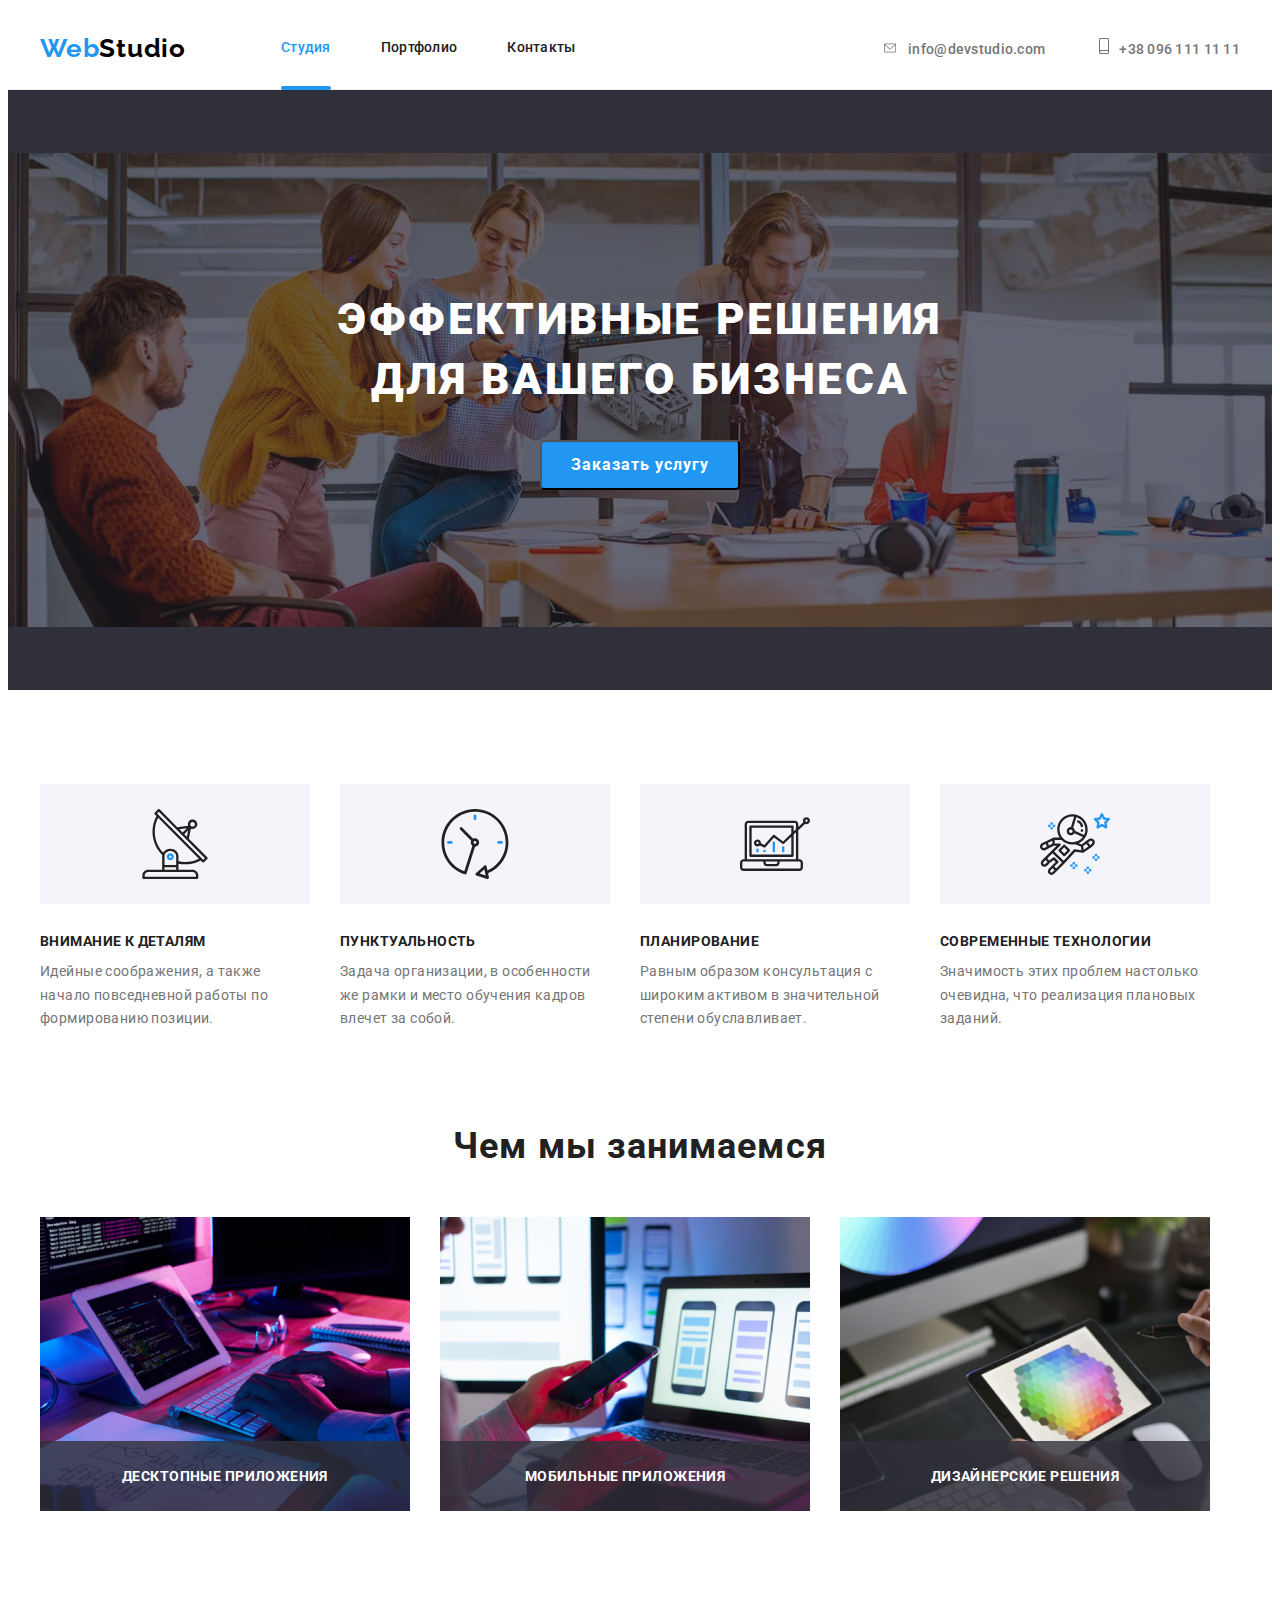
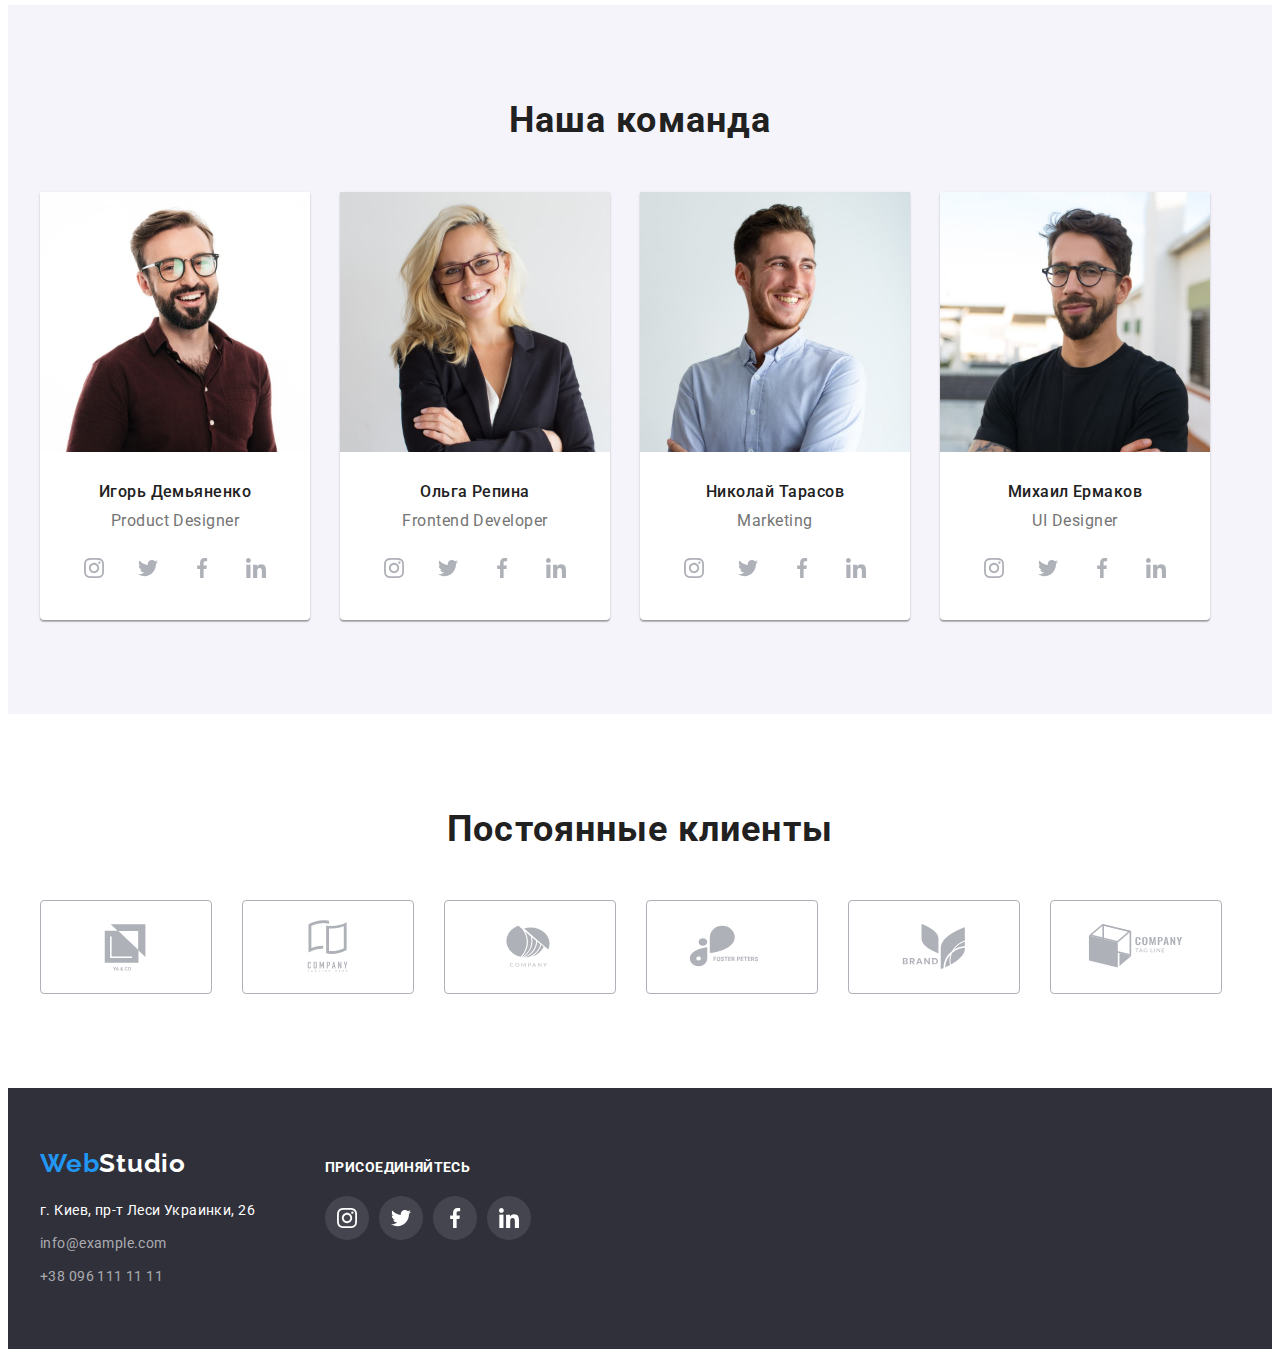
<file: index.html>
<!DOCTYPE html>
<html lang="ru">

<head>
    <meta charset="UTF-8">
    <meta http-equiv="X-UA-Compatible" content="IE=edge">
    <meta name="viewport" content="width=device-width, initial-scale=1.0">
    <link rel="preconnect" href="https://fonts.googleapis.com">
    <link rel="preconnect" href="https://fonts.gstatic.com" crossorigin>
    <link href="https://fonts.googleapis.com/css2?family=Raleway:wght@700&family=Roboto:wght@400;500;700;900&display=swap"
        rel="stylesheet">
    <link rel="stylesheet" href="https://cdnjs.cloudflare.com/ajax/libs/modern-normalize/1.1.0/modern-normalize.min.css"
        integrity="sha512-wpPYUAdjBVSE4KJnH1VR1HeZfpl1ub8YT/NKx4PuQ5NmX2tKuGu6U/JRp5y+Y8XG2tV+wKQpNHVUX03MfMFn9Q=="
        crossorigin="anonymous" referrerpolicy="no-referrer" />
    <link rel="stylesheet" href="./css/styles.css">
    <title>studio</title>
</head>

<body>
    <header class="header" >
        <div class="container">
            <a class="header-logo" href="" lang="en"><span class="logo-firstpart">Web</span><span class="logo-secondpart">Studio</span></a>
            <nav>
                <ul class="site-nav markerout">
                    <li class="item"><a class="header-link current" href="index.html">Студия</a></li>
                    <li class="item"><a class="header-link" href="portfolio.html">Портфолио</a></li>
                    <li class="item"><a class="header-link" href="">Контакты</a></li>
                </ul>
            </nav>
            <div class="contacts">
            <a class="header-mail" href="mailto:info@devstudio.com"><svg class="contacts-icon" width="16" height="12">
                <use href="./images/symbol-defs.svg#icon-envelope">

                </use>
            </svg>info@devstudio.com</a>
            <a class="header-tel" href="tel:+380961111111"><svg class="contacts-icon" width="10" height="16"><use href="./images/symbol-defs.svg#icon-smartphone"></use></svg>+38 096 111 11 11</a>
            </div>
        </div>
    </header>
    <main>
        <section class="hero">
        <div class="container">    
        <h1 class="hero-title">Эффективные решения<br> для вашего бизнеса</h1>
        <button class="hero-btn" type="button" data-modal-open>Заказать услугу</button>
        </div>
        </section>
        <section class="section-features">
        <div class="container">
        <h2 class="visually-hidden">Наши преимущества</h2>
        <ul class="features markerout">
            <li class="features-list">
                <div class="features-picture">
                  <svg class="features-icon" width="70" height="70">
                      <use href="./images/symbol-defs.svg#icon-antenna"></use>
                  </svg>  
                </div>
                <h3 class="features-title">Внимание к деталям</h3>
                <p class="feature-text">Идейные соображения, а также начало повседневной работы по формированию позиции.</p>
            </li>
            <li class="features-list">
                <div class="features-picture">
                    <svg class="features-icon" width="70" height="70">
                        <use href="./images/symbol-defs.svg#icon-clock"></use>
                    </svg>
                </div>
                <h3 class="features-title">Пунктуальность</h3>
                <p class="feature-text">Задача организации, в особенности же рамки и место обучения кадров влечет за собой.</p>
            </li>
            <li class="features-list">
                <div class="features-picture">
                    <svg class="features-icon" width="70" height="70">
                        <use href="./images/symbol-defs.svg#icon-diagram"></use>
                    </svg>
                </div>
                <h3 class="features-title">Планирование</h3>
                <p class="feature-text">Равным образом консультация с широким активом в значительной степени обуславливает.</p>
            </li>
            <li class="features-list" >
                <div class="features-picture">
                    <svg class="features-icon" width="70" height="70">
                        <use href="./images/symbol-defs.svg#icon-astronaut"></use>
                    </svg>
                </div>
                <h3 class="features-title">Современные технологии</h3>
                <p class="feature-text">Значимость этих проблем настолько очевидна, что реализация плановых заданий.</p>
            </li>
        </ul>
        </div>
        </section>
        <section class="section">
        <div class="container">
            <h2 class="job-title">Чем мы занимаемся</h2>
            <ul class="job-list markerout">
                <li class="job-item"><img class="img" src="./images/box-1.jpg" alt="человек за компьютером" width="370">
                <p class="job-item-title">Десктопные приложения</p>
                </li>
                <li class="job-item"><img class="img" src="./images/box-2.jpg" alt="человек с телефоном" width="370">
                <p class="job-item-title">Мобильные приложения</p>
                </li>
                <li class="job-item"><img class="img" src="./images/box-3.jpg" alt="человек с планшетом" width="370">
                <p class="job-item-title">Дизайнерские решения</p>
                </li>
            </ul>
        </div>
        </section>
        <section class="section team">
                <div class="container">
            <h2 class="team-title">Наша команда</h2>
            <ul class="team-list markerout">
                <li class="team-item">
                    <img class="img" src="./images/portrait1.jpg" alt="Игорь Демьяненко" width="270">
                    <h3 class="team-img-title">Игорь Демьяненко</h3>
                    <p class="team-img-text">Product Designer</p>
                    <ul class="team-soc-list markerout">
                        <li class="team-soc-item"><a href="" class="team-soc-link">
                            <svg class="team-soc-icon" width="20" height="20">
                                <use href="./images/symbol-defs.svg#icon-instagram"></use>
                            </svg>
                        </a></li>
                        <li class="team-soc-item"><a href="" class="team-soc-link">
                            <svg class="team-soc-icon" width="20" height="20">
                                <use href="./images/symbol-defs.svg#icon-twitter"></use>
                            </svg>
                        </a></li>
                        <li class="team-soc-item"><a href="" class="team-soc-link">
                            <svg class="team-soc-icon" width="20" height="20">
                                <use href="./images/symbol-defs.svg#icon-facebook"></use>
                            </svg>
                        </a></li>
                        <li class="team-soc-item"><a href="" class="team-soc-link">
                            <svg class="team-soc-icon" width="20" height="20">
                                <use href="./images/symbol-defs.svg#icon-linkedin"></use>
                            </svg>
                        </a></li>
                    </ul>
                </li>
                <li class="team-item">
                    <img class="img" src="./images/portrait2.jpg" alt="Ольга Репина" width="270">
                    <h3 class="team-img-title">Ольга Репина</h3>
                    <p class="team-img-text">Frontend Developer</p>
                    <ul class="team-soc-list markerout">
                        <li class="team-soc-item"><a href="" class="team-soc-link">
                                <svg class="team-soc-icon" width="20" height="20">
                                    <use href="./images/symbol-defs.svg#icon-instagram"></use>
                                </svg>
                            </a></li>
                        <li class="team-soc-item"><a href="" class="team-soc-link">
                                <svg class="team-soc-icon" width="20" height="20">
                                    <use href="./images/symbol-defs.svg#icon-twitter"></use>
                                </svg>
                            </a></li>
                        <li class="team-soc-item"><a href="" class="team-soc-link">
                                <svg class="team-soc-icon" width="20" height="20">
                                    <use href="./images/symbol-defs.svg#icon-facebook"></use>
                                </svg>
                            </a></li>
                        <li class="team-soc-item"><a href="" class="team-soc-link">
                                <svg class="team-soc-icon" width="20" height="20">
                                    <use href="./images/symbol-defs.svg#icon-linkedin"></use>
                                </svg>
                            </a></li>
                    </ul>
                </li>
                <li class="team-item">
                    <img class="img" src="./images/portrait3.jpg" alt="Николай Тарасов" width="270">
                    <h3 class="team-img-title">Николай Тарасов</h3>
                    <p class="team-img-text">Marketing</p>
                    <ul class="team-soc-list markerout">
                        <li class="team-soc-item"><a href="" class="team-soc-link">
                                <svg class="team-soc-icon" width="20" height="20">
                                    <use href="./images/symbol-defs.svg#icon-instagram"></use>
                                </svg>
                            </a></li>
                        <li class="team-soc-item"><a href="" class="team-soc-link">
                                <svg class="team-soc-icon" width="20" height="20">
                                    <use href="./images/symbol-defs.svg#icon-twitter"></use>
                                </svg>
                            </a></li>
                        <li class="team-soc-item"><a href="" class="team-soc-link">
                                <svg class="team-soc-icon" width="20" height="20">
                                    <use href="./images/symbol-defs.svg#icon-facebook"></use>
                                </svg>
                            </a></li>
                        <li class="team-soc-item"><a href="" class="team-soc-link">
                                <svg class="team-soc-icon" width="20" height="20">
                                    <use href="./images/symbol-defs.svg#icon-linkedin"></use>
                                </svg>
                            </a></li>
                    </ul>
                </li>
                <li class="team-item">
                    <img class="img" src="./images/portrait4.jpg" alt="Михаил Ермаков" width="270">
                    <h3 class="team-img-title">Михаил Ермаков</h3>
                    <p class="team-img-text">UI Designer</p>
                    <ul class="team-soc-list markerout">
                        <li class="team-soc-item"><a href="" class="team-soc-link">
                                <svg class="team-soc-icon" width="20" height="20">
                                    <use href="./images/symbol-defs.svg#icon-instagram"></use>
                                </svg>
                            </a></li>
                        <li class="team-soc-item"><a href="" class="team-soc-link">
                                <svg class="team-soc-icon" width="20" height="20">
                                    <use href="./images/symbol-defs.svg#icon-twitter"></use>
                                </svg>
                            </a></li>
                        <li class="team-soc-item"><a href="" class="team-soc-link">
                                <svg class="team-soc-icon" width="20" height="20">
                                    <use href="./images/symbol-defs.svg#icon-facebook"></use>
                                </svg>
                            </a></li>
                        <li class="team-soc-item"><a href="" class="team-soc-link">
                                <svg class="team-soc-icon" width="20" height="20">
                                    <use href="./images/symbol-defs.svg#icon-linkedin"></use>
                                </svg>
                            </a></li>
                    </ul>
                </li>
            </ul>
        </div>    
        </section>
        <section class="section">
            <div class="container">
                <h2 class="clients-title">Постоянные клиенты</h2>
                <ul class="clients-list markerout">
                    <li class="clients-item"><a href="" class="clients-link">
                        <svg class="clients-icon" width="106" height="60">
                            <use href="./images/symbol-defs.svg#icon-Logo"></use>
                        </svg>
                    </a></li>
                    <li class="clients-item"><a href="" class="clients-link">
                        <svg class="clients-icon" width="106" height="60">
                            <use href="./images/symbol-defs.svg#icon-Logo-1"></use>
                        </svg>
                        </a></li>
                    <li class="clients-item"><a href="" class="clients-link">
                        <svg class="clients-icon" width="106" height="60">
                            <use href="./images/symbol-defs.svg#icon-Logo-2"></use>
                        </svg>
                        </a></li>
                    <li class="clients-item"><a href="" class="clients-link">
                        <svg class="clients-icon" width="106" height="60">
                            <use href="./images/symbol-defs.svg#icon-Logo-3"></use>
                        </svg>
                        </a></li>
                    <li class="clients-item"><a href="" class="clients-link">
                        <svg class="clients-icon" width="106" height="60">
                            <use href="./images/symbol-defs.svg#icon-Logo-4"></use>
                        </svg>
                        </a></li>
                    <li class="clients-item"><a href="" class="clients-link">
                        <svg class="clients-icon" width="106" height="60">
                            <use href="./images/symbol-defs.svg#icon-Logo-5"></use>
                        </svg>
                    </a></li>
                   
                </ul>
            </div>
        </section>
        
    </main>
    <footer class="footer">
        <div class="footer-main container">
            <div class="footer-contacts">
                <a class="footer-logo" href="" lang="en"><span class="logo-firstpart">Web</span><span class="footer-logo-secondpart">Studio</span></a>
                <div class="adress">
                <address class="footer-address">г. Киев, пр-т Леси Украинки, 26</address>
                <a class="footer-mail" href="mailto:info@example.com">info@example.com</a>
                <a class="footer-tel" href="tel:+380961111111">+38 096 111 11 11</a></div>
            </div>
            <div class="footer-joinus">
                <h3 class="footer-title">Присоединяйтесь</h3>
                <ul class="footer-soc-list markerout">
                    <li class="footer-soc-item"><a href="" class="footer-soc-link">
                            <svg class="footer-soc-icon" width="20" height="20">
                                <use href="./images/symbol-defs.svg#icon-instagram"></use>
                            </svg>
                        </a></li>
                    <li class="footer-soc-item"><a href="" class="footer-soc-link">
                            <svg class="footer-soc-icon" width="20" height="20">
                                <use href="./images/symbol-defs.svg#icon-twitter"></use>
                            </svg>
                        </a></li>
                    <li class="footer-soc-item"><a href="" class="footer-soc-link">
                            <svg class="footer-soc-icon" width="20" height="20">
                                <use href="./images/symbol-defs.svg#icon-facebook"></use>
                            </svg>
                        </a></li>
                    <li class="footer-soc-item"><a href="" class="footer-soc-link">
                            <svg class="footer-soc-icon" width="20" height="20">
                                <use href="./images/symbol-defs.svg#icon-linkedin"></use>
                            </svg>
                        </a></li>
                </ul>
            </div>
        </div>
    </footer>
    <div class="backdrop is-hidden" data-modal>
        <div class="modal">
            <button class="modal-close-btn" type="button" data-modal-close>
                <svg width="18" height="18">
                    <use href="./images/symbol-defs.svg#icon-close-black-18dp-2-1"></use>
                </svg>
            </button>

            <p class="modal-title">Оставьте свои данные, мы вам перезвоним</p>
            <form>
            <p class="input-title"></p>
            <label for="user-name" class="modal-label">Имя</label>
            <input type="text" 
            class="modal-input"
            name="user-name"
            id="user-name"
            placeholder=""
            >
           
            <label for="user-name" class="modal-label">Телефон</label>
            <input type="tel" 
            class="modal-input"
            name="user-telephone"
            placeholder=""
            >

            <label for="user-name" class="modal-label">Почта</label>
            <input type="email" 
            class="modal-input"
            name="user-mail"
            placeholder="">
            </form>
            <label for="modal-text" class="modal-text">Комментарий</label>
            <textarea
            id="modal-text"
            class="modal-area" 
            placeholder="Введите текст"></textarea>
        </div>
    </div>
    <script src="./js/modal.js"></script>
</body>
</html>
</file>
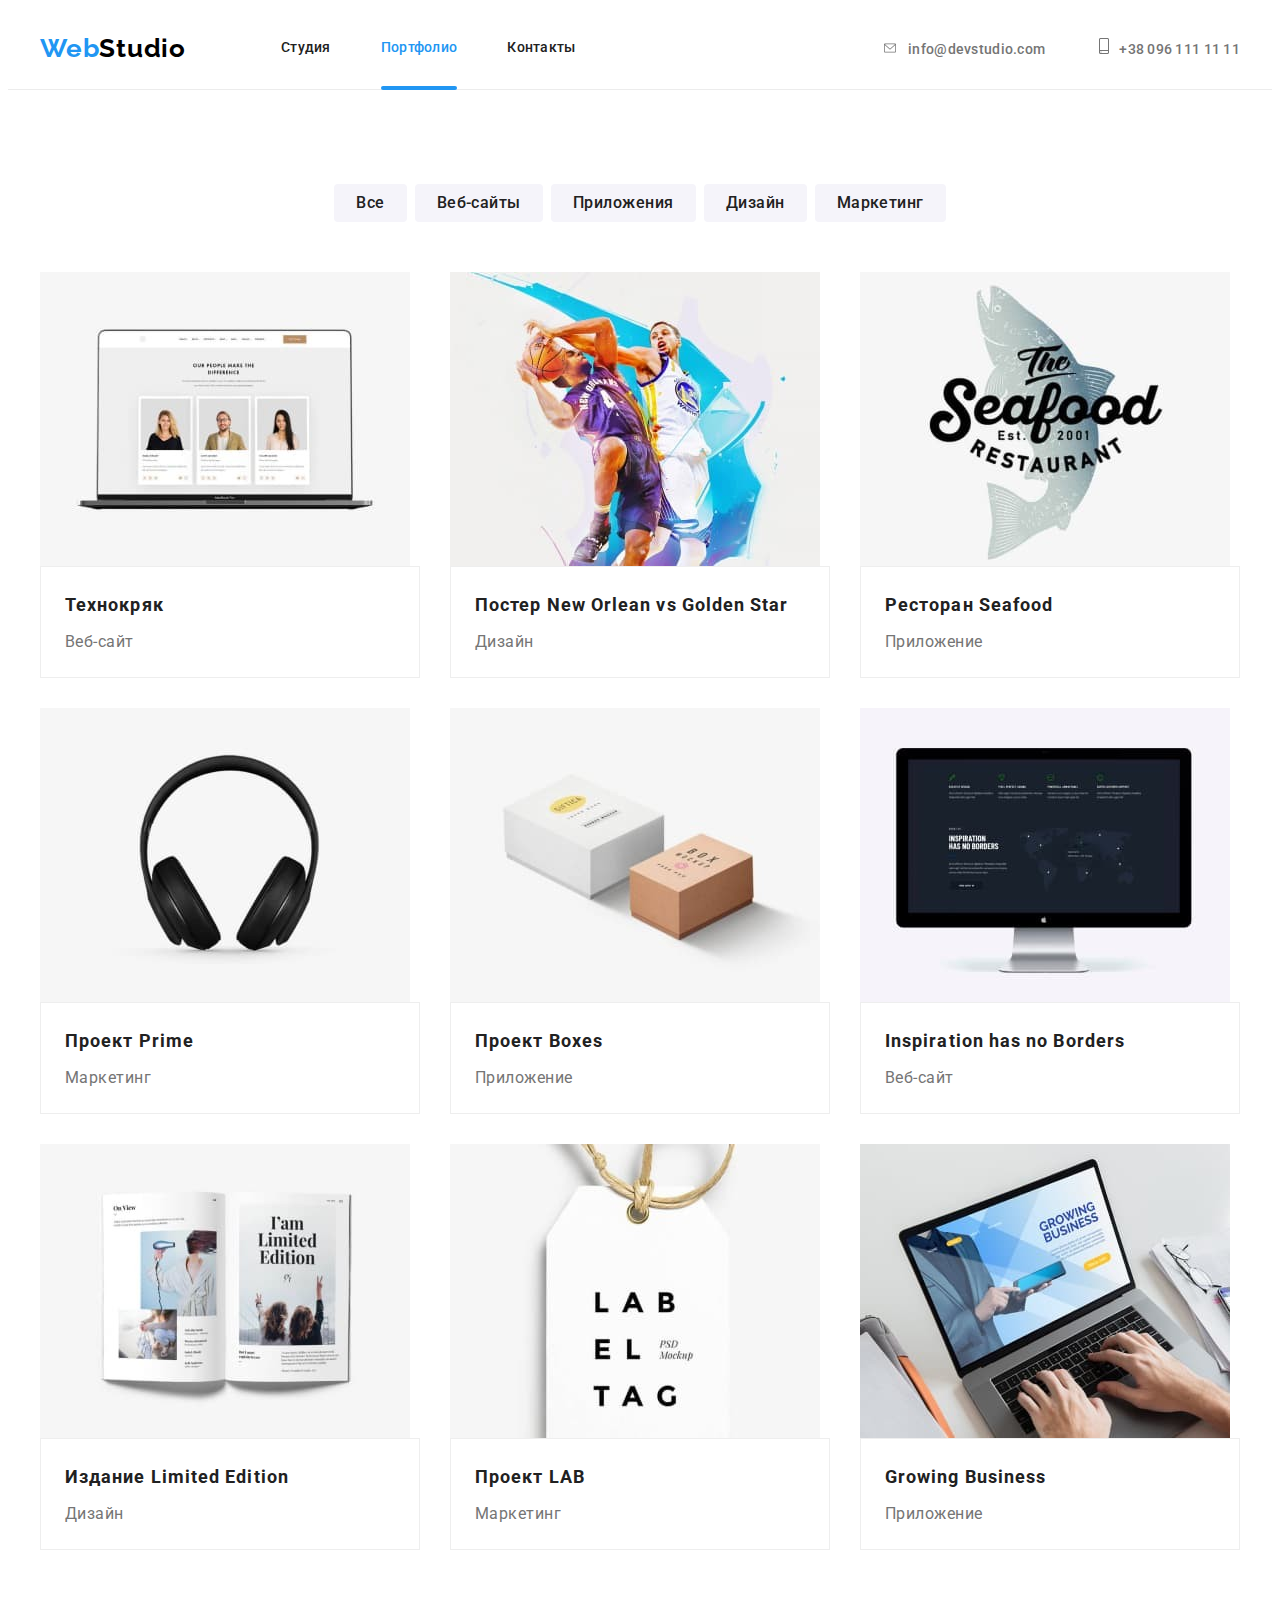
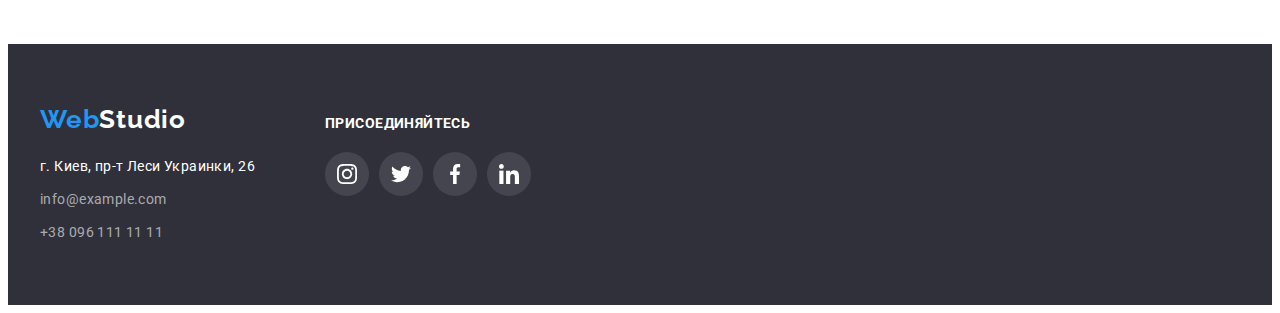
<file: portfolio.html>
<!DOCTYPE html>
<html lang="ru">

<head>
    <meta charset="UTF-8">
    <meta http-equiv="X-UA-Compatible" content="IE=edge">
    <meta name="viewport" content="width=device-width, initial-scale=1.0">
    <title>Portfolio</title>
    <link rel="stylesheet" href="https://cdnjs.cloudflare.com/ajax/libs/modern-normalize/1.1.0/modern-normalize.min.css"
        integrity="sha512-wpPYUAdjBVSE4KJnH1VR1HeZfpl1ub8YT/NKx4PuQ5NmX2tKuGu6U/JRp5y+Y8XG2tV+wKQpNHVUX03MfMFn9Q=="
        crossorigin="anonymous" referrerpolicy="no-referrer" />
    <link rel="stylesheet" href="./css/styles.css">
    <link rel="preconnect" href="https://fonts.googleapis.com">
    <link rel="preconnect" href="https://fonts.gstatic.com" crossorigin>
    <link href="https://fonts.googleapis.com/css2?family=Raleway:wght@700&family=Roboto:wght@400;500;700;900&display=swap"
    rel="stylesheet">
</head>
<body>
    <header class="header">
        <div class="container">
            <a class="header-logo" href="" lang="en"><span class="logo-firstpart">Web</span><span
                    class="logo-secondpart">Studio</span></a>
            <nav>
                <ul class="site-nav markerout">
                    <li class="item"><a class="header-link " href="index.html">Студия</a></li>
                    <li class="item"><a class="header-link current" href="portfolio.html">Портфолио</a></li>
                    <li class="item"><a class="header-link" href="">Контакты</a></li>
                </ul>
            </nav>
            <div class="contacts">
                <a class="header-mail" href="mailto:info@devstudio.com"><svg class="contacts-icon" width="16" height="12">
                        <use href="./images/symbol-defs.svg#icon-envelope">
    
                        </use>
                    </svg>info@devstudio.com</a>
                <a class="header-tel" href="tel:+380961111111"><svg class="contacts-icon" width="10" height="16">
                        <use href="./images/symbol-defs.svg#icon-smartphone"></use>
                    </svg>+38 096 111 11 11</a>
            </div>
        </div>
    </header>
    <main>
         <section class="section">
         <div class="container">
            <ul class="examples-btn markerout">
                <li class="li-btn"><button class="button" type="button">Все</button></li>
                <li class="li-btn"><button class="button" type="button">Веб-сайты</button></li>
                <li class="li-btn"><button class="button" type="button">Приложения</button></li>
                <li class="li-btn"><button class="button" type="button">Дизайн</button></li>
                <li class="li-btn"><button class="button" type="button">Маркетинг</button></li>
            </ul>
            <ul class="examples-images markerout">
                <li class="cards">
                    <div class="examples-top-wrap">
                    <img class="img" src="./images/picture1.jpg" alt="Технокряк" width="370">
                    <p class="examples-info-text">Ресурс предлагает комплексные предложения с разным уровнем функционала и сервисов. Все это
                            позволит посетителю получить исчерпывающие сведения о компании или частном лице.</p>
                    </div> 
                       <div class="card"> 
                        <h3 class="examples-title">Технокряк</h3>
                        <p class="examples-text">Веб-сайт</p>
                        </div>
                    
                </li>
                <li class="cards">
                    <div class="examples-top-wrap">
                    <img class="img" src="./images/picture2.jpg" alt="New Orlean" width="370">
                    <p class="examples-info-text">Ресурс предлагает комплексные предложения с разным уровнем функционала и сервисов. Все это
                        позволит посетителю получить исчерпывающие сведения о компании или частном лице.</p>
                    </div>
                        <div class="card">
                        <h3 class="examples-title">Постер New Orlean vs Golden Star</h3>
                        <p class="examples-text">Дизайн</p>
                        </div>
                </li>
                <li class="cards">
                    <div class="examples-top-wrap">
                    <img class="img" src="./images/picture3.jpg" alt="Seafood" width="370">
                    <p class="examples-info-text">Ресурс предлагает комплексные предложения с разным уровнем функционала и сервисов. Все это
                        позволит посетителю получить исчерпывающие сведения о компании или частном лице.</p>
                    </div>
                        <div class="card">
                        <h3 class="examples-title">Ресторан Seafood</h3>
                        <p class="examples-text">Приложение</p>
                        </div>
                </li>
                <li class="cards">
                    <div class="examples-top-wrap">
                    <img class="img" src="./images/picture4.jpg" alt="Prime" width="370">
                    <p class="examples-info-text">Ресурс предлагает комплексные предложения с разным уровнем функционала и сервисов. Все это
                        позволит посетителю получить исчерпывающие сведения о компании или частном лице.</p>
                    </div>
                        <div class="card">
                        <h3 class="examples-title">Проект Prime</h3>
                        <p class="examples-text">Маркетинг</p>
                        </div>
                </li>
                <li class="cards">
                    <div class="examples-top-wrap">
                    <img class="img" src="./images/picture5.jpg" alt="Boxes" width="370">
                    <p class="examples-info-text">Ресурс предлагает комплексные предложения с разным уровнем функционала и сервисов. Все это
                        позволит посетителю получить исчерпывающие сведения о компании или частном лице.</p>
                    </div>
                        <div class="card">
                        <h3 class="examples-title">Проект Boxes</h3>
                        <p class="examples-text">Приложение</p>
                        </div>
                </li>
                <li class="cards">
                    <div class="examples-top-wrap">
                    <img class="img" src="./images/picture6.jpg" alt="Inspiration has no Borders" width="370">
                    <p class="examples-info-text">Ресурс предлагает комплексные предложения с разным уровнем функционала и сервисов. Все это
                        позволит посетителю получить исчерпывающие сведения о компании или частном лице.</p>
                    </div>
                        <div class="card">
                        <h3 class="examples-title">Inspiration has no Borders</h3>
                        <p class="examples-text">Веб-сайт</p>
                        </div>
                </li>
                <li class="cards">
                    <div class="examples-top-wrap">
                    <img class="img" src="./images/picture7.jpg" alt="Издание Limited Edition" width="370">
                    <p class="examples-info-text">Ресурс предлагает комплексные предложения с разным уровнем функционала и сервисов. Все это
                        позволит посетителю получить исчерпывающие сведения о компании или частном лице.</p>
                    </div>
                        <div class="card">
                        <h3 class="examples-title">Издание Limited Edition</h3>
                        <p class="examples-text">Дизайн</p>
                        </div>
                </li>
                <li class="cards">
                    <div class="examples-top-wrap">
                    <img class="img" src="./images/picture8.jpg" alt="Проект LAB" width="370">
                    <p class="examples-info-text">Ресурс предлагает комплексные предложения с разным уровнем функционала и сервисов. Все это
                        позволит посетителю получить исчерпывающие сведения о компании или частном лице.</p>
                    </div>
                        <div class="card">
                        <h3 class="examples-title">Проект LAB</h3>
                        <p class="examples-text">Маркетинг</p>
                        </div>
                </li>
                <li class="cards">
                    <div class="examples-top-wrap">
                    <img class="img" src="./images/picture9.jpg" alt="Growing Business" width="370">
                    <p class="examples-info-text">Ресурс предлагает комплексные предложения с разным уровнем функционала и сервисов. Все это
                        позволит посетителю получить исчерпывающие сведения о компании или частном лице.</p>
                    </div>
                        <div class="card">
                        <h3 class="examples-title">Growing Business</h3>
                        <p class="examples-text">Приложение</p>   
                        </div>
                </li>
            </ul>
        </div>   
        </section>
      
    </main>
    <footer class="footer">
        <div class="footer-main container">
            <div class="footer-contacts">
                <a class="footer-logo" href="" lang="en"><span class="logo-firstpart">Web</span><span
                        class="footer-logo-secondpart">Studio</span></a>
                <div class="adress">
                    <address class="footer-address">г. Киев, пр-т Леси Украинки, 26</address>
                    <a class="footer-mail" href="mailto:info@example.com">info@example.com</a>
                    <a class="footer-tel" href="tel:+380961111111">+38 096 111 11 11</a>
                </div>
            </div>
            <div class="footer-joinus">
                <h3 class="footer-title">Присоединяйтесь</h3>
                <ul class="footer-soc-list markerout">
                    <li class="footer-soc-item"><a href="" class="footer-soc-link">
                            <svg class="footer-soc-icon" width="20" height="20">
                                <use href="./images/symbol-defs.svg#icon-instagram"></use>
                            </svg>
                        </a></li>
                    <li class="footer-soc-item"><a href="" class="footer-soc-link">
                            <svg class="footer-soc-icon" width="20" height="20">
                                <use href="./images/symbol-defs.svg#icon-twitter"></use>
                            </svg>
                        </a></li>
                    <li class="footer-soc-item"><a href="" class="footer-soc-link">
                            <svg class="footer-soc-icon" width="20" height="20">
                                <use href="./images/symbol-defs.svg#icon-facebook"></use>
                            </svg>
                        </a></li>
                    <li class="footer-soc-item"><a href="" class="footer-soc-link">
                            <svg class="footer-soc-icon" width="20" height="20">
                                <use href="./images/symbol-defs.svg#icon-linkedin"></use>
                            </svg>
                        </a></li>
                </ul>
            </div>
        </div>
    </footer>
</body>
</html>
</file>
<file: css/styles.css>
/*цвет заголовков, ссылок 
    :title #212121;*/
    /*цвет подписей и текста text
    #757575*/
    /*цвет акцента accent: #2196F3;*/
    /*цвет фона hero : #2F303A;*/
:root {--title-color:#212121;
    --text-color:#757575;
    --accent-color:#2196F3;
    --team-backgroundcolor:#F5F4FA;
    --footer-color:#ffffff;
    --icon-color:#AFB1B8}
 
body {
    font-family: 'Roboto','Tahoma', sans-serif;
    color:var(--text-color)
}
p,
h1,
h2,
h3,
h4,
h5,
h6 {
    margin: 0;
}

ul,
ol {
    padding-left: 0;
    margin: 0;
}

/*убрать маркеры списка*/
.markerout{list-style-type:none}


.container {
    width: 1200px;
    padding-left: 15px;
    padding-right: 15px;
    margin: 0 auto;
    /* outline: 1px solid red; */
}
.visually-hidden {
    position: absolute;
    width: 1px;
    height: 1px;
    margin: -1px;
    border: 0;
    padding: 0;
    white-space: nowrap;
    clip-path: inset(100%);
    clip: rect(0 0 0 0);
    overflow: hidden;
}
.section {
    display: flex;
    flex-wrap: wrap;
    padding-top: 94px;
    padding-bottom: 94px;
}
/* .section:first-child{
    padding-bottom: 0;
} */
/*----------------------header--------------*/
.header{
    border-bottom: 1px solid #ECECEC;
    padding-top: 24px;
    padding-bottom: 25px;
}
.header .container{
    display: flex;
    align-items:center ;
}
.header-logo{
    font-family: 'Raleway';
    font-style: normal;
    font-weight: 700;
    font-size: 26px;
    line-height: 1.19;
    letter-spacing: 0.03em;
    text-decoration: none;
    margin-right: 95px;
}
.logo-firstpart{
    color: var(--accent-color);
}
.logo-secondpart{
    color:#000000;
}
.header-link{
    font-weight: 500;
    font-size: 14px;
    line-height: 1.14;
    letter-spacing: 0.02em;
    text-decoration: none;
    color: var(--title-color);
    padding-top: 8px;
    padding-bottom: 8px;
    transition-property: color;
    transition-duration: 250ms;
    transition-timing-function: cubic-bezier(0.4, 0, 0.2, 1);
    position: relative;
   display: block;
}
.header-link:hover,
.header-link:focus{
    color: var(--accent-color);
}
.site-nav{
    display: flex;
}
.site-nav .item:not(:last-child){
    margin-right: 50px;
}
.site-nav .header-link.current{
    color: var(--accent-color);
    position: relative;
    display: block;
   
}

.header-link.current::after{
    content:'' ;
    display: block;
    background-color: var(--accent-color);
    border-radius: 2px;
    height: 4px;
    width: 100%;
    position: absolute;
    left: 0;
    bottom: -26px;
    
}

.contacts{
    margin-left: auto;
}
.header-mail{
    font-weight: 500;
    font-size: 14px;
    line-height: 1.14;
    letter-spacing: 0.02em;
    text-decoration: none;
    color: var(--text-color);
    transition-property: color;
    transition-duration: 250ms;
    transition-timing-function: cubic-bezier(0.4, 0, 0.2, 1);
}
.header-mail:hover,
.header-mail:focus{
    color: var(--accent-color);
}
.header-tel{
    font-weight: 500;
    font-size: 14px;
    line-height: 1.14;
    letter-spacing: 0.02em;
    text-decoration: none;
    color: var(--text-color);
    margin-left: 50px;
    transition-property: color;
    transition-duration: 250ms;
    transition-timing-function: cubic-bezier(0.4, 0, 0.2, 1);
}
.header-tel:hover,
.header-tel:focus {
    color: var(--accent-color);
}
.contacts-icon{
    fill:currentColor;
    margin-right: 10px;
}
/*-------------------hero---------------------*/
.hero{
    background-image: linear-gradient(rgba(47, 48, 58, 0.4), rgba(47, 48, 58, 0.4)), url(../images/hero.jpg);
    max-width: 1600px;
    background-repeat: no-repeat;
    background-size: contain;
    background-position: center;
    display:flex;
    flex-direction: column;
    /* justify-content: center; */
    align-content:center;
    padding-top: 200px;
    padding-bottom: 200px;
    background-color: #2F303A;
    margin-left: auto;
    margin-right: auto;
   }
.hero-title{
    color: #fff;
    font-weight: 900;
    font-size: 44px;
    line-height: 1.36;
    text-align: center;
    letter-spacing: 0.06em;
    text-transform: uppercase;
    margin-bottom: 30px;
}
.hero-btn{
    display: block;
    margin: auto;
    font-family: inherit;
    font-style: normal;
    font-weight: 700;
    font-size: 16px;
    line-height: 1.88;
    letter-spacing: 0.06em;
    background-color: var(--accent-color);
    border-radius: 4px;
    color: #ffffff;
    cursor: pointer;
    width: 200px;
    height: 50px;
    transition-property: color, background-color;
    transition-duration: 250ms,250ms;
    transition-timing-function: cubic-bezier(0.4, 0, 0.2, 1), cubic-bezier(0.4, 0, 0.2, 1);
}

.hero-btn:hover,
.hero-btn:focus {
    color: #fff;
    background-color: #188CE8;}

/*-----------------------features-------------------*/
.features{
    display: flex;
}
.section-features{
    display: flex;
    flex-wrap: wrap;
    padding-top: 94px;
    padding-bottom: 0;
    justify-content: center;
}
.features-list{
    display: block;
    width: 270px;
}
.features .features-list:not(:last-child){
    margin-right: 30px;
}
.features-picture{
    display: flex;
    width: 270px;
    height: 120px;
    background-color: #F5F4FA;
    margin-bottom: 30px;
    justify-content: center;
    align-items: center;
}

.features-title{
    font-weight: 700;
    font-size: 14px;
    line-height: 1.14;
    letter-spacing: 0.03em;
    text-transform: uppercase;
    color: var(--title-color);
    margin-bottom: 10px;
    
}
.feature-text{
    font-size: 14px;
    line-height: 1.71;
    letter-spacing: 0.03em;
}
.features-icon{
    color: var(--icon-color);
}
/*----------------------job-------------------------------*/

.job-list{
    display: flex;
   
   }
.job-title{
    font-size: 36px;
    line-height: 1.17;
    letter-spacing: 0.03em;
    text-align: center;
    color:var(--title-color);
    margin-bottom: 50px;
}
.job-list .job-item:not(:last-child){
    margin-right: 30px;

}
.job-list .img{
    display: block;
    max-width: 100%;
    height: auto;
}
.job-item{
    position: relative;
}
.job-item-title{
    display: flex;
    font-weight: 700;
    font-size: 14px;
    line-height: 1.14;
    text-align: center;
    letter-spacing: 0.03em;
    text-transform: uppercase;
    color: #FFFFFF;
    width: 370px;
    height: 70px;
    justify-content: center;
    align-items: center;
    background-color: rgba(47, 48, 58, 0.8);
    position: absolute;
    right: 0;
    bottom: 0;
    
}
/*--------------------team-------------------------------*/
.team{
    background-color: var(--team-backgroundcolor);
}
.team-list{
    display: flex;
}
.team-item{
    width: 270px;
    background-color: var(--footer-color);
    box-shadow: 0px 1px 3px rgba(0, 0, 0, 0.12),
    0px 1px 1px rgba(0, 0, 0, 0.14),
    0px 2px 1px rgba(0, 0, 0, 0.2);
    border-radius: 0px 0px 4px 4px;
    padding-bottom: 30px;
}
.team-list .team-item:not(:last-child){
    margin-right: 30px;
}
.team-title{
    font-size: 36px;
    line-height: 1.17;
    letter-spacing: 0.03em;
    text-align: center;
    color:var(--title-color);
    margin-bottom: 50px;

}
.team .img{
    display: block;
    max-width: 100%;
    height: auto;
    margin-bottom: 30px;
}
.team-img-title{
    font-weight: 500;
    font-size: 16px;
    line-height: 1.19;
    text-align: center;
    letter-spacing: 0.03em;
    color:var(--title-color);
    margin-bottom: 10px;

}
.team-img-text{
    font-size: 16px;
    line-height: 1.19;
    text-align: center;
    letter-spacing: 0.03em;
 }
.team-soc-list{
    display: flex;
    justify-content: center;
    margin-top: 16px;
}

.team-soc-item:not(:last-child){
    margin-right: 10px;
}
.team-soc-link{
    width: 44px;
    height: 44px;
    background-color: #ffffff;
    border-radius: 50%;
    display: flex;
    justify-content: center;
    align-items: center;
    color:var(--icon-color);
    transition-property: background-color, color;
    transition-duration: 250ms, 250ms;
    transition-timing-function: cubic-bezier(0.4, 0, 0.2, 1), cubic-bezier(0.4, 0, 0.2, 1);
}
.team-soc-link:hover,
.team-soc-link:focus {
    background-color: var(--accent-color);
    color:#ffffff;
}

.team-soc-icon{
    fill: currentColor;
}
/* ------------------------clients------------------------------ */
.clients-title{
    font-size: 36px;
    line-height: 1.17;
    letter-spacing: 0.03em;
    text-align: center;
    color:var(--title-color);
    margin-bottom: 50px;
}
.clients-list{
    display: flex;
    margin-left: auto;
    margin-right: auto;
}
.clients-item{
    display: block;
    width: 170px;
    height: 92px;
    border-radius: 4px;
    border: 1px solid #AFB1B8;
    transition-property: border;
    transition-duration: 250ms;
    transition-timing-function: cubic-bezier(0.4, 0, 0.2, 1);
}
.clients-item:not(:last-child){
    margin-right: 30px;
}
.clients-link{
    display: flex;
    justify-content: center;
    align-items: center;
    width: 100%;
    height: 100%;
    color: var(--icon-color);
    transition-property: color;
    transition-duration: 250ms;
    transition-timing-function: cubic-bezier(0.4, 0, 0.2, 1);

}
.clients-link:hover,
.clients-link:focus{
   color: var(--accent-color);
}

.clients-icon{
    fill: currentColor;
}
.clients-item:hover{
    border: 1px solid var(--accent-color);
}

/*-------------------------footer------------------------------*/
.footer{
    
    background-color: #2F303A;
    padding-top: 60px;
    padding-bottom: 60px;
}
.footer-main{
    display: flex;
}
.footer-contacts{
    margin-right: 70px;
}

.footer-logo{
    display: block;
    font-family: 'Raleway';
    font-style: normal;
    font-weight: 700;
    font-size: 26px;
    line-height: 1.19;
    letter-spacing: 0.03em;
    text-decoration: none;
    margin-bottom: 20px;
}

.footer-logo-secondpart{
    color: var(--footer-color);
}

.footer-address{
    font-style: normal;
    font-weight: 400;
    font-size: 14px;
    line-height: 1.71;
    letter-spacing: 0.03em;
    color: var(--footer-color);
    margin-bottom: 9px;
}
.footer-mail{
    display: block;
    font-style: normal;
    font-weight: 400;
    font-size: 14px;
    line-height: 1.71;
    letter-spacing: 0.03em;
    text-decoration: none;
    color: rgba(255, 255, 255, 0.6);
    margin-bottom: 9px;
}
.footer-tel{
    display: block;
    font-style: normal;
    font-weight: 400;
    font-size: 14px;
    line-height: 1.71;
    letter-spacing: 0.03em;
    text-decoration: none;
    color: rgba(255, 255, 255, 0.6);
    transition-property: color;
    transition-duration: 250ms;
    transition-timing-function: cubic-bezier(0.4, 0, 0.2, 1);
    }
.footer-mail:hover,
.footer-tel:hover,
.footer-mail:focus,
.footer-tel:focus{
    color: var(--accent-color);
}
.footer-joinus{
    margin-top: 12px;
}
.footer-title{
    font-weight: 700;
    font-size: 14px;
    line-height: 1.14;
    letter-spacing: 0.03em;
    text-transform: uppercase;
    color: #FFFFFF;
    }
.footer-soc-list {
    display: flex;
    justify-content: center;
    margin-top: 20px;
}

.footer-soc-item:not(last-child) {
    margin-right: 10px;
}

.footer-soc-link {
    width: 44px;
    height: 44px;
    background-color: rgba(255, 255, 255, 0.1);
    border-radius: 50%;
    display: flex;
    justify-content: center;
    align-items: center;
    color: #ffffff;
    transition-property: bacjground-color;
    transition-duration: 250ms;
    transition-timing-function: cubic-bezier(0.4, 0, 0.2, 1);
}

.footer-soc-link:hover,
.footer-soc-link:focus {
    background-color: var(--accent-color);
}

.footer-soc-icon {
    fill: currentColor;
}
/*--------------------potfolio----------------------------*/
.examples{
    background-color: var(--footer-color);
}
.examples-btn{
    display: flex;
    justify-content: center;
    margin-bottom: 50px;
}

/*кнопки портфолио*/
.button {
    display: block;
    font-family: inherit;
    font-style: normal;
    font-weight: 500;
    font-size: 16px;
    line-height: 1.62;
    text-align: center;
    letter-spacing: 0.03em;
    color: var(--title-color);
    background-color: #F5F4FA;
    cursor: pointer;
    border: none;
    border-radius: 4px;
    padding: 6px 22px 6px 22px;
    transition-property: color, background-color, box-shadow;
    transition-duration: 250ms,250ms, 250ms;
    transition-timing-function: cubic-bezier(0.4, 0, 0.2, 1), cubic-bezier(0.4, 0, 0.2, 1), cubic-bezier(0.4, 0, 0.2, 1);
    
}
.examples-btn .li-btn:not(:last-child){
    margin-right: 8px;
}
.button:hover,
.button:focus {
    color: #fff;
    background-color: var(--accent-color);
    box-shadow: 0px 3px 1px rgba(0, 0, 0, 0.1),
    0px 1px 2px rgba(0, 0, 0, 0.08),
    0px 2px 2px rgba(0, 0, 0, 0.12);
}
/* --------------------------------examples------------------------------ */
.examples-images{
    display: flex;
    flex-wrap: wrap;
    margin-left: -30px;
    margin-top: -30px;
}

.examples-images .cards{
    
      /* Задаём всем элементам маржины слева и сверху */
    margin-left: 30px;
    margin-top: 30px;
    /*  Задаём ширину элементов  */
    flex-basis: calc((100% - 90px) / 3);
    transition-property: box-shadow;
    transition-duration: 250ms;
    transition-timing-function: cubic-bezier(0.4, 0, 0.2, 1);
}
.cards:hover{
    box-shadow: 0px 1px 1px rgba(0, 0, 0, 0.12),
    0px 4px 4px rgba(0, 0, 0, 0.06),
    1px 4px 6px rgba(0, 0, 0, 0.16);
}

.cards .img{
    display: block;
    max-width: 100%;
    height: auto;
}
.card{
    border: 1px solid #EEEEEE;
    padding: 20px 24px;
}
.examples-top-wrap{
    position: relative;
    overflow: hidden;
}

.cards:hover .examples-info-text{ 
    transform: translateY(0%);
}

.examples-info-text{
    position: absolute;
    font-weight: 400;
    font-size: 18px;
    line-height: 1.56;
    letter-spacing: 0.03em;
    color: #FFFFFF;
    background: rgba(33, 150, 243, 0.9);
    padding: 63px 24px 63px 24px;
    top: 0;
    transform: translateY(100%);
    transition: transform 250ms cubic-bezier(0.4, 0, 0.2, 1);
    overflow: auto;
}

.examples-title{
    font-weight: 700;
    font-size: 18px;
    line-height: 2;
    letter-spacing: 0.06em;
    color: var(--title-color);
    margin-bottom: 4px;
}
.examples-text{
    font-size: 16px;
    line-height: 1.88;
    letter-spacing: 0.03em;
}
.backdrop{
    width: 100%;
    height: 100%;
    position: fixed;
    top:0;
    background-color: rgba(0, 0, 0, 0.2);
    transition-property: opacity, visibility;
    transition-duration: 500ms, 500ms;
}
.modal{
    width: 528px;
    height: 581px;
    background-color: #fff;
    border-radius: 4px;
    padding: 40px;
    position: absolute;
    top:50%;
    left:50%;
    transition: transform 1000ms;
    transform: translate(-50%, -50%) scale(1) rotate(0);
}
.modal-close-btn{
    width: 30px;
    height: 30px;
    border-radius: 50%;
    border: 1px solid rgba(0, 0, 0, 0.1);
    background-color: #ffffff;
    position: absolute;
    top:8px;
    right:8px;
    padding: 6px;
}
.is-hidden{
    opacity: 0;
    pointer-events: none;
    visibility: hidden;
}
.backdrop.is-hidden .modal {
    transform: translate(-50%, -50%) scale(0.2) rotate(360deg)
}
.modal-title{
font-weight: 700;
font-size: 20px;
line-height: 1.15;
text-align: center;
letter-spacing: 0.03em;
color: var(--title-color);
margin-bottom: 12px;
}

.modal-input{
    width: 100%;
    height: 40px;
    border: 1px solid rgba(33, 33, 33, 0.2);
    border-radius: 4px;
    margin-bottom: 10px;
    margin-top: 4px;
    padding: 11px 12px 11px 12px;
}

.modal-label{
     font-size: 12px;
    line-height: 1.17;
    letter-spacing: 0.01em;
    color: var(--text-color);
    
}
.modal-area{
    width: 100%;
    height: 120px;
    border: 1px solid rgba(33, 33, 33, 0.2);
    border-radius: 4px;
    margin-top: 4px;
}
</file>
